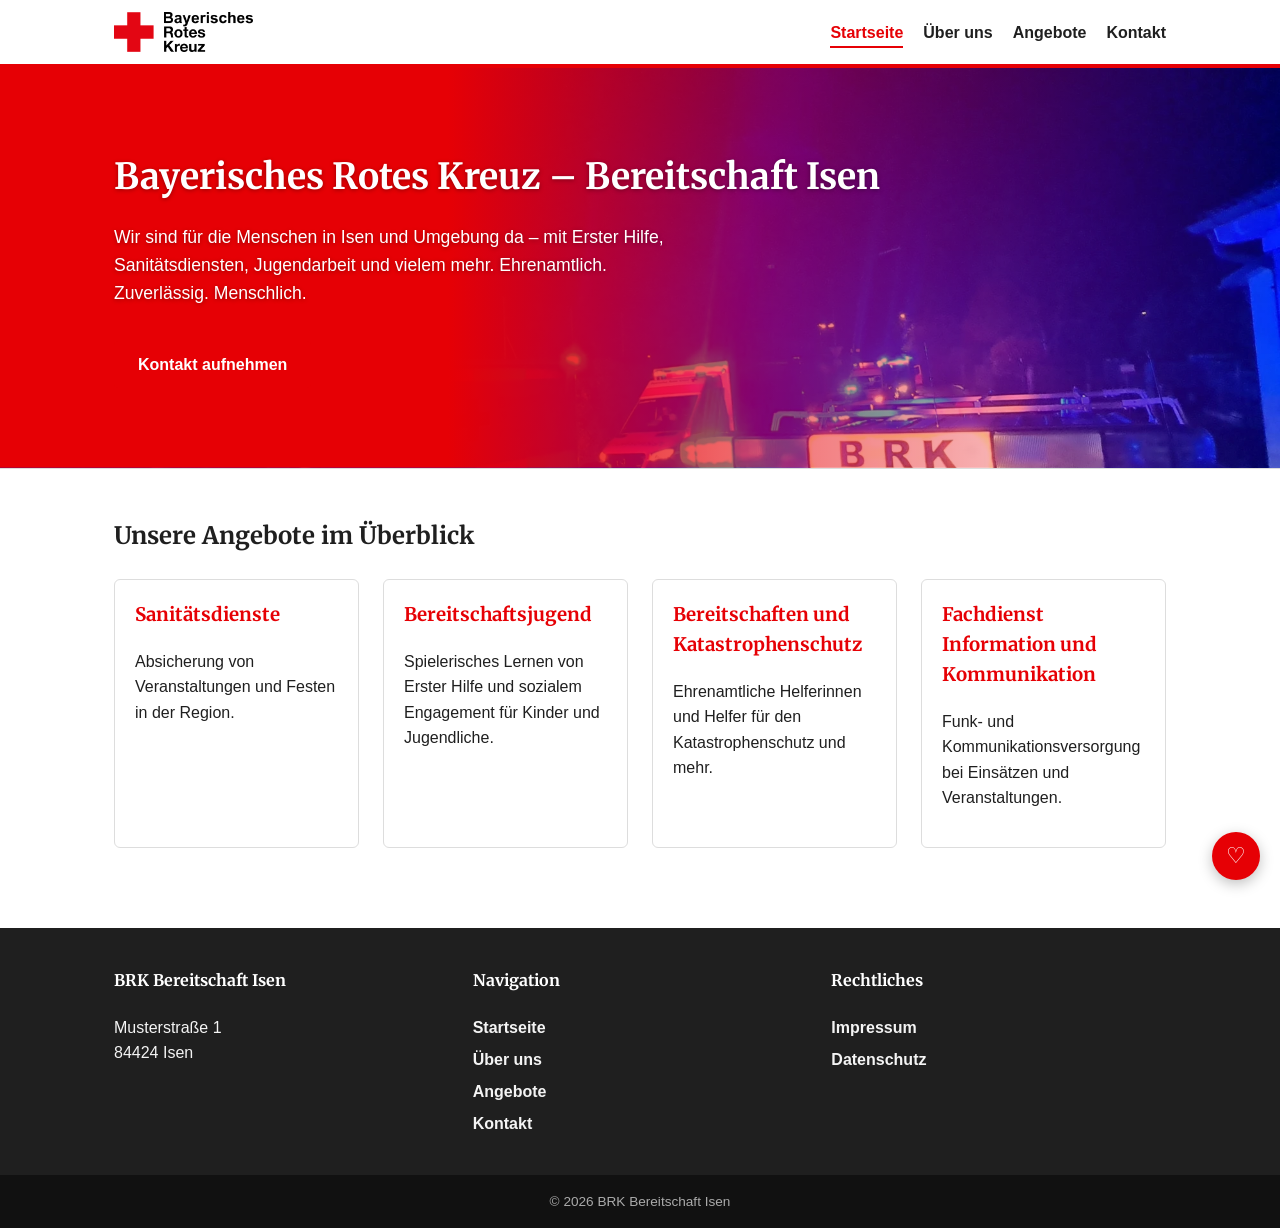
<file: index.html>
<!DOCTYPE html>
<html lang="de">
<head>
  <meta charset="UTF-8" />
  <meta name="viewport" content="width=device-width, initial-scale=1.0" />
  <title>BRK Isen – Startseite</title>
  <meta name="description" content="Willkommen beim Bayerischen Roten Kreuz, Bereitschaft Isen. Informationen zu unseren Angeboten, Aktuellem und Kontaktmöglichkeiten." />
  <link rel="preconnect" href="https://fonts.googleapis.com" />
  <link rel="preconnect" href="https://fonts.gstatic.com" crossorigin />
  <link href="https://fonts.googleapis.com/css2?family=Merriweather:wght@400;700;900&display=swap" rel="stylesheet" />
  <link rel="stylesheet" href="css/style.css" />
</head>
<body>
  <header class="site-header">
    <div class="container">
      <a href="index.html" class="brand">
        <img class="brand-logo" src="assets/img/brk-logo.webp" alt="Bayerisches Rotes Kreuz – Bereitschaft Isen" />
      </a>
      <button class="nav-toggle" aria-label="Menü öffnen" aria-expanded="false">&#9776;</button>
      <nav class="main-nav" aria-label="Hauptnavigation">
        <ul>
          <li><a href="index.html" aria-current="page">Startseite</a></li>
          <li><a href="ueber-uns.html">Über uns</a></li>
          <li><a href="angebote.html">Angebote</a></li>
          <li><a href="kontakt.html">Kontakt</a></li>
        </ul>
      </nav>
    </div>
  </header>

  <main>
    <section class="hero">
      <div class="container">
        <h1>Bayerisches Rotes Kreuz – Bereitschaft Isen</h1>
        <p>Wir sind für die Menschen in Isen und Umgebung da – mit Erster Hilfe, Sanitätsdiensten, Jugendarbeit und vielem mehr. Ehrenamtlich. Zuverlässig. Menschlich.</p>
        <a class="btn btn-primary" href="kontakt.html">Kontakt aufnehmen</a>
      </div>
    </section>

    <section>
      <div class="container">
        <h2 class="section-title">Unsere Angebote im Überblick</h2>
        <div class="card-grid">
          <div class="card">
            <h3>Sanitätsdienste</h3>
            <p>Absicherung von Veranstaltungen und Festen in der Region.</p>
          </div>
          <div class="card">
            <h3>Bereitschaftsjugend</h3>
            <p>Spielerisches Lernen von Erster Hilfe und sozialem Engagement für Kinder und Jugendliche.</p>
          </div>
          <div class="card">
            <h3>Bereitschaften und Katastrophenschutz</h3>
            <p>Ehrenamtliche Helferinnen und Helfer für den Katastrophenschutz und mehr.</p>
          </div>
          <div class="card">
            <h3>Fachdienst Information und Kommunikation</h3>
            <p>Funk- und Kommunikationsversorgung bei Einsätzen und Veranstaltungen.</p>
          </div>
        </div>
      </div>
    </section>

  </main>

  <footer class="site-footer">
    <div class="container">
      <div>
        <h4>BRK Bereitschaft Isen</h4>
        <p>Musterstraße 1<br />84424 Isen</p>
      </div>
      <div>
        <h4>Navigation</h4>
        <ul>
          <li><a href="index.html">Startseite</a></li>
          <li><a href="ueber-uns.html">Über uns</a></li>
          <li><a href="angebote.html">Angebote</a></li>
          <li><a href="kontakt.html">Kontakt</a></li>
        </ul>
      </div>
      <div>
        <h4>Rechtliches</h4>
        <ul>
          <li><a href="impressum.html">Impressum</a></li>
          <li><a href="datenschutz.html">Datenschutz</a></li>
        </ul>
      </div>
    </div>
    <div class="footer-bottom">
      &copy; <span data-current-year>2026</span> BRK Bereitschaft Isen
    </div>
  </footer>

  <div class="donate-flyout">
    <button type="button" class="donate-toggle" aria-expanded="false" aria-controls="donate-panel">
      <span aria-hidden="true">&#9825;</span>
      <span class="sr-only">Spenden</span>
    </button>
    <div class="donate-panel" id="donate-panel" hidden>
      <p>Unterstützen Sie unsere ehrenamtliche Arbeit.</p>
      <a class="btn btn-primary" href="https://www.paypal.com/donate/?hosted_button_id=E8Y52CV9GP7BU&amp;source=qr" target="_blank" rel="noopener noreferrer">Jetzt spenden</a>
    </div>
  </div>

  <script src="js/main.js"></script>
</body>
</html>
</file>
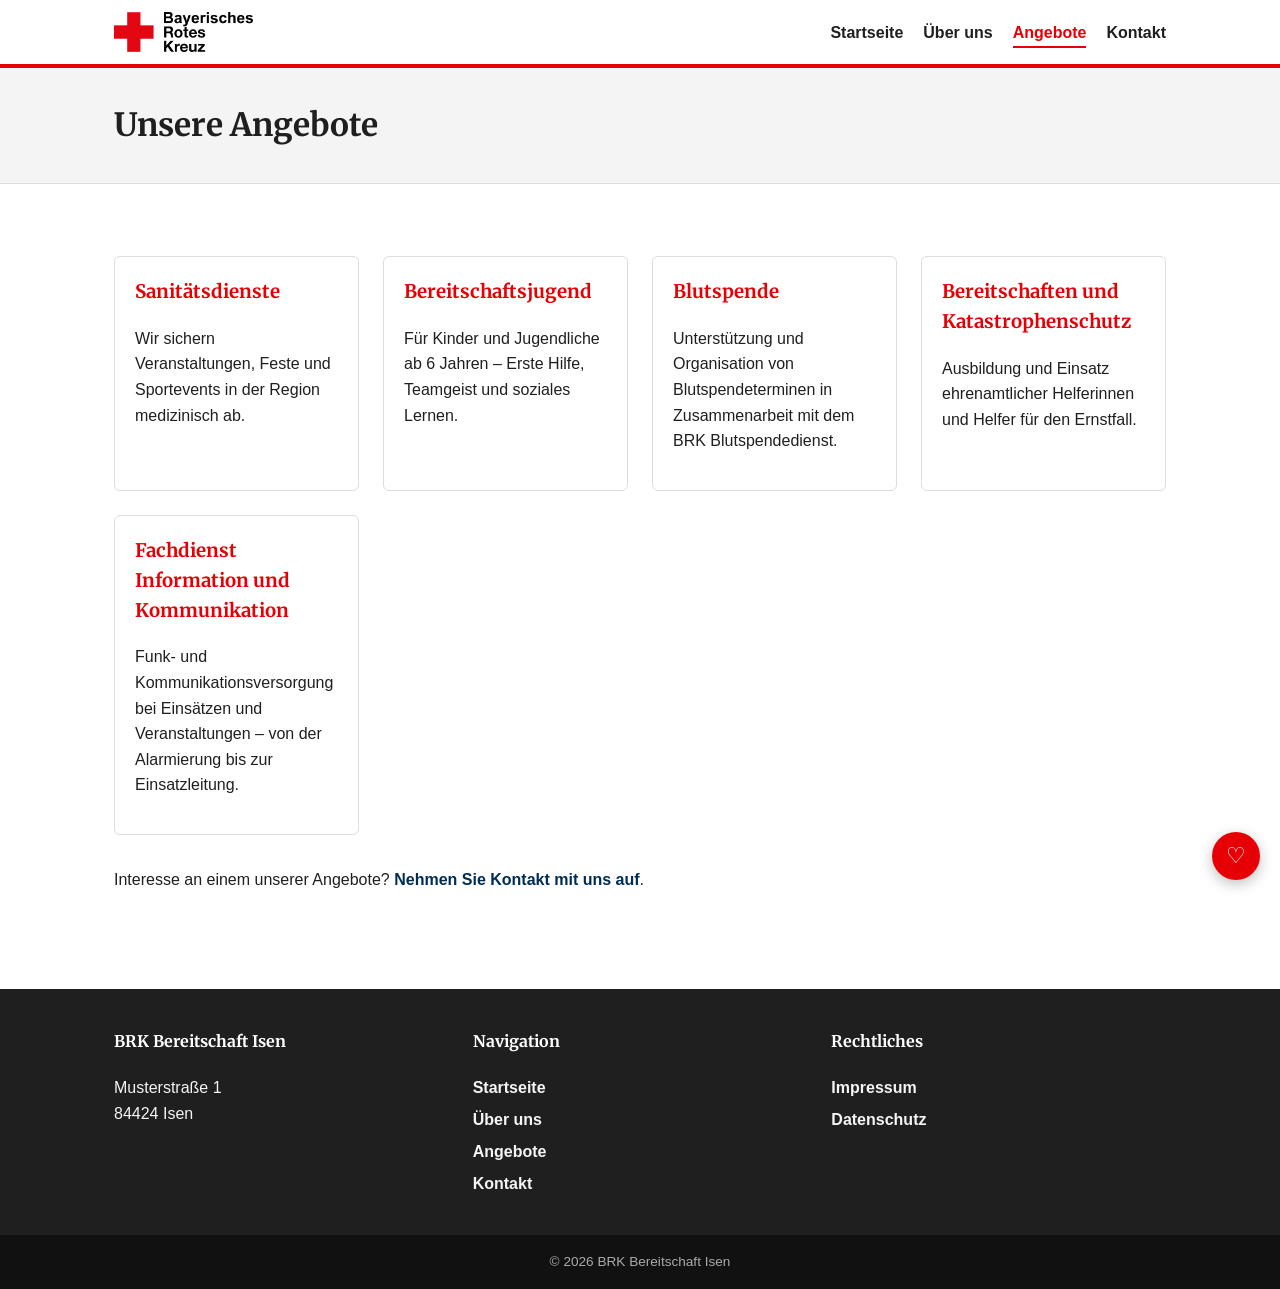
<file: angebote.html>
<!DOCTYPE html>
<html lang="de">
<head>
  <meta charset="UTF-8" />
  <meta name="viewport" content="width=device-width, initial-scale=1.0" />
  <title>Angebote – BRK Isen</title>
  <meta name="description" content="Alle Angebote der BRK Bereitschaft Isen: Sanitätsdienste, Bereitschaftsjugend und mehr." />
  <link rel="preconnect" href="https://fonts.googleapis.com" />
  <link rel="preconnect" href="https://fonts.gstatic.com" crossorigin />
  <link href="https://fonts.googleapis.com/css2?family=Merriweather:wght@400;700;900&display=swap" rel="stylesheet" />
  <link rel="stylesheet" href="css/style.css" />
</head>
<body>
  <header class="site-header">
    <div class="container">
      <a href="index.html" class="brand">
        <img class="brand-logo" src="assets/img/brk-logo.webp" alt="Bayerisches Rotes Kreuz – Bereitschaft Isen" />
      </a>
      <button class="nav-toggle" aria-label="Menü öffnen" aria-expanded="false">&#9776;</button>
      <nav class="main-nav" aria-label="Hauptnavigation">
        <ul>
          <li><a href="index.html">Startseite</a></li>
          <li><a href="ueber-uns.html">Über uns</a></li>
          <li><a href="angebote.html" aria-current="page">Angebote</a></li>
          <li><a href="kontakt.html">Kontakt</a></li>
        </ul>
      </nav>
    </div>
  </header>

  <div class="page-header">
    <div class="container">
      <h1>Unsere Angebote</h1>
    </div>
  </div>

  <main>
    <section>
      <div class="container">
        <div class="card-grid">
          <div class="card">
            <h3>Sanitätsdienste</h3>
            <p>Wir sichern Veranstaltungen, Feste und Sportevents in der Region medizinisch ab.</p>
          </div>
          <div class="card">
            <h3>Bereitschaftsjugend</h3>
            <p>Für Kinder und Jugendliche ab 6 Jahren – Erste Hilfe, Teamgeist und soziales Lernen.</p>
          </div>
          <div class="card">
            <h3>Blutspende</h3>
            <p>Unterstützung und Organisation von Blutspendeterminen in Zusammenarbeit mit dem BRK Blutspendedienst.</p>
          </div>
          <div class="card">
            <h3>Bereitschaften und Katastrophenschutz</h3>
            <p>Ausbildung und Einsatz ehrenamtlicher Helferinnen und Helfer für den Ernstfall.</p>
          </div>
          <div class="card">
            <h3>Fachdienst Information und Kommunikation</h3>
            <p>Funk- und Kommunikationsversorgung bei Einsätzen und Veranstaltungen – von der Alarmierung bis zur Einsatzleitung.</p>
          </div>
        </div>
        <p style="margin-top: 2rem;">
          Interesse an einem unserer Angebote? <a href="kontakt.html">Nehmen Sie Kontakt mit uns auf</a>.
        </p>
      </div>
    </section>
  </main>

  <footer class="site-footer">
    <div class="container">
      <div>
        <h4>BRK Bereitschaft Isen</h4>
        <p>Musterstraße 1<br />84424 Isen</p>
      </div>
      <div>
        <h4>Navigation</h4>
        <ul>
          <li><a href="index.html">Startseite</a></li>
          <li><a href="ueber-uns.html">Über uns</a></li>
          <li><a href="angebote.html">Angebote</a></li>
          <li><a href="kontakt.html">Kontakt</a></li>
        </ul>
      </div>
      <div>
        <h4>Rechtliches</h4>
        <ul>
          <li><a href="impressum.html">Impressum</a></li>
          <li><a href="datenschutz.html">Datenschutz</a></li>
        </ul>
      </div>
    </div>
    <div class="footer-bottom">
      &copy; <span data-current-year>2026</span> BRK Bereitschaft Isen
    </div>
  </footer>

  <div class="donate-flyout">
    <button type="button" class="donate-toggle" aria-expanded="false" aria-controls="donate-panel">
      <span aria-hidden="true">&#9825;</span>
      <span class="sr-only">Spenden</span>
    </button>
    <div class="donate-panel" id="donate-panel" hidden>
      <p>Unterstützen Sie unsere ehrenamtliche Arbeit.</p>
      <a class="btn btn-primary" href="https://www.paypal.com/donate/?hosted_button_id=E8Y52CV9GP7BU&amp;source=qr" target="_blank" rel="noopener noreferrer">Jetzt spenden</a>
    </div>
  </div>

  <script src="js/main.js"></script>
</body>
</html>
</file>
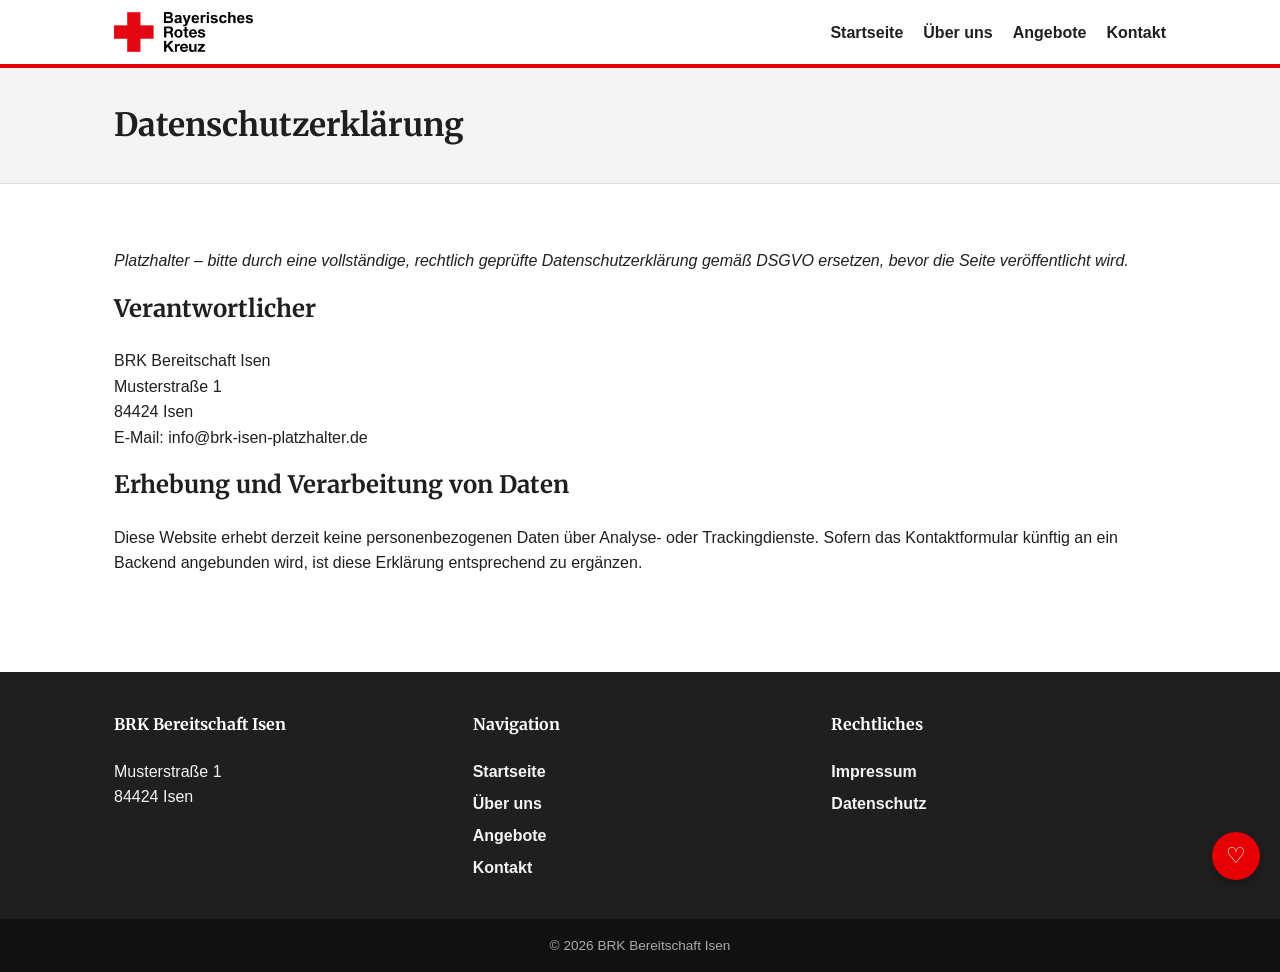
<file: datenschutz.html>
<!DOCTYPE html>
<html lang="de">
<head>
  <meta charset="UTF-8" />
  <meta name="viewport" content="width=device-width, initial-scale=1.0" />
  <title>Datenschutz – BRK Isen</title>
  <meta name="description" content="Datenschutzerklärung der BRK Bereitschaft Isen." />
  <link rel="preconnect" href="https://fonts.googleapis.com" />
  <link rel="preconnect" href="https://fonts.gstatic.com" crossorigin />
  <link href="https://fonts.googleapis.com/css2?family=Merriweather:wght@400;700;900&display=swap" rel="stylesheet" />
  <link rel="stylesheet" href="css/style.css" />
</head>
<body>
  <header class="site-header">
    <div class="container">
      <a href="index.html" class="brand">
        <img class="brand-logo" src="assets/img/brk-logo.webp" alt="Bayerisches Rotes Kreuz – Bereitschaft Isen" />
      </a>
      <button class="nav-toggle" aria-label="Menü öffnen" aria-expanded="false">&#9776;</button>
      <nav class="main-nav" aria-label="Hauptnavigation">
        <ul>
          <li><a href="index.html">Startseite</a></li>
          <li><a href="ueber-uns.html">Über uns</a></li>
          <li><a href="angebote.html">Angebote</a></li>
          <li><a href="kontakt.html">Kontakt</a></li>
        </ul>
      </nav>
    </div>
  </header>

  <div class="page-header">
    <div class="container">
      <h1>Datenschutzerklärung</h1>
    </div>
  </div>

  <main>
    <section>
      <div class="container">
        <p>
          <em>Platzhalter – bitte durch eine vollständige, rechtlich geprüfte Datenschutzerklärung
          gemäß DSGVO ersetzen, bevor die Seite veröffentlicht wird.</em>
        </p>
        <h2 class="section-title">Verantwortlicher</h2>
        <p>
          BRK Bereitschaft Isen<br />
          Musterstraße 1<br />
          84424 Isen<br />
          E-Mail: info@brk-isen-platzhalter.de
        </p>
        <h2 class="section-title">Erhebung und Verarbeitung von Daten</h2>
        <p>
          Diese Website erhebt derzeit keine personenbezogenen Daten über Analyse- oder
          Trackingdienste. Sofern das Kontaktformular künftig an ein Backend angebunden wird,
          ist diese Erklärung entsprechend zu ergänzen.
        </p>
      </div>
    </section>
  </main>

  <footer class="site-footer">
    <div class="container">
      <div>
        <h4>BRK Bereitschaft Isen</h4>
        <p>Musterstraße 1<br />84424 Isen</p>
      </div>
      <div>
        <h4>Navigation</h4>
        <ul>
          <li><a href="index.html">Startseite</a></li>
          <li><a href="ueber-uns.html">Über uns</a></li>
          <li><a href="angebote.html">Angebote</a></li>
          <li><a href="kontakt.html">Kontakt</a></li>
        </ul>
      </div>
      <div>
        <h4>Rechtliches</h4>
        <ul>
          <li><a href="impressum.html">Impressum</a></li>
          <li><a href="datenschutz.html">Datenschutz</a></li>
        </ul>
      </div>
    </div>
    <div class="footer-bottom">
      &copy; <span data-current-year>2026</span> BRK Bereitschaft Isen
    </div>
  </footer>

  <div class="donate-flyout">
    <button type="button" class="donate-toggle" aria-expanded="false" aria-controls="donate-panel">
      <span aria-hidden="true">&#9825;</span>
      <span class="sr-only">Spenden</span>
    </button>
    <div class="donate-panel" id="donate-panel" hidden>
      <p>Unterstützen Sie unsere ehrenamtliche Arbeit.</p>
      <a class="btn btn-primary" href="https://www.paypal.com/donate/?hosted_button_id=E8Y52CV9GP7BU&amp;source=qr" target="_blank" rel="noopener noreferrer">Jetzt spenden</a>
    </div>
  </div>

  <script src="js/main.js"></script>
</body>
</html>
</file>
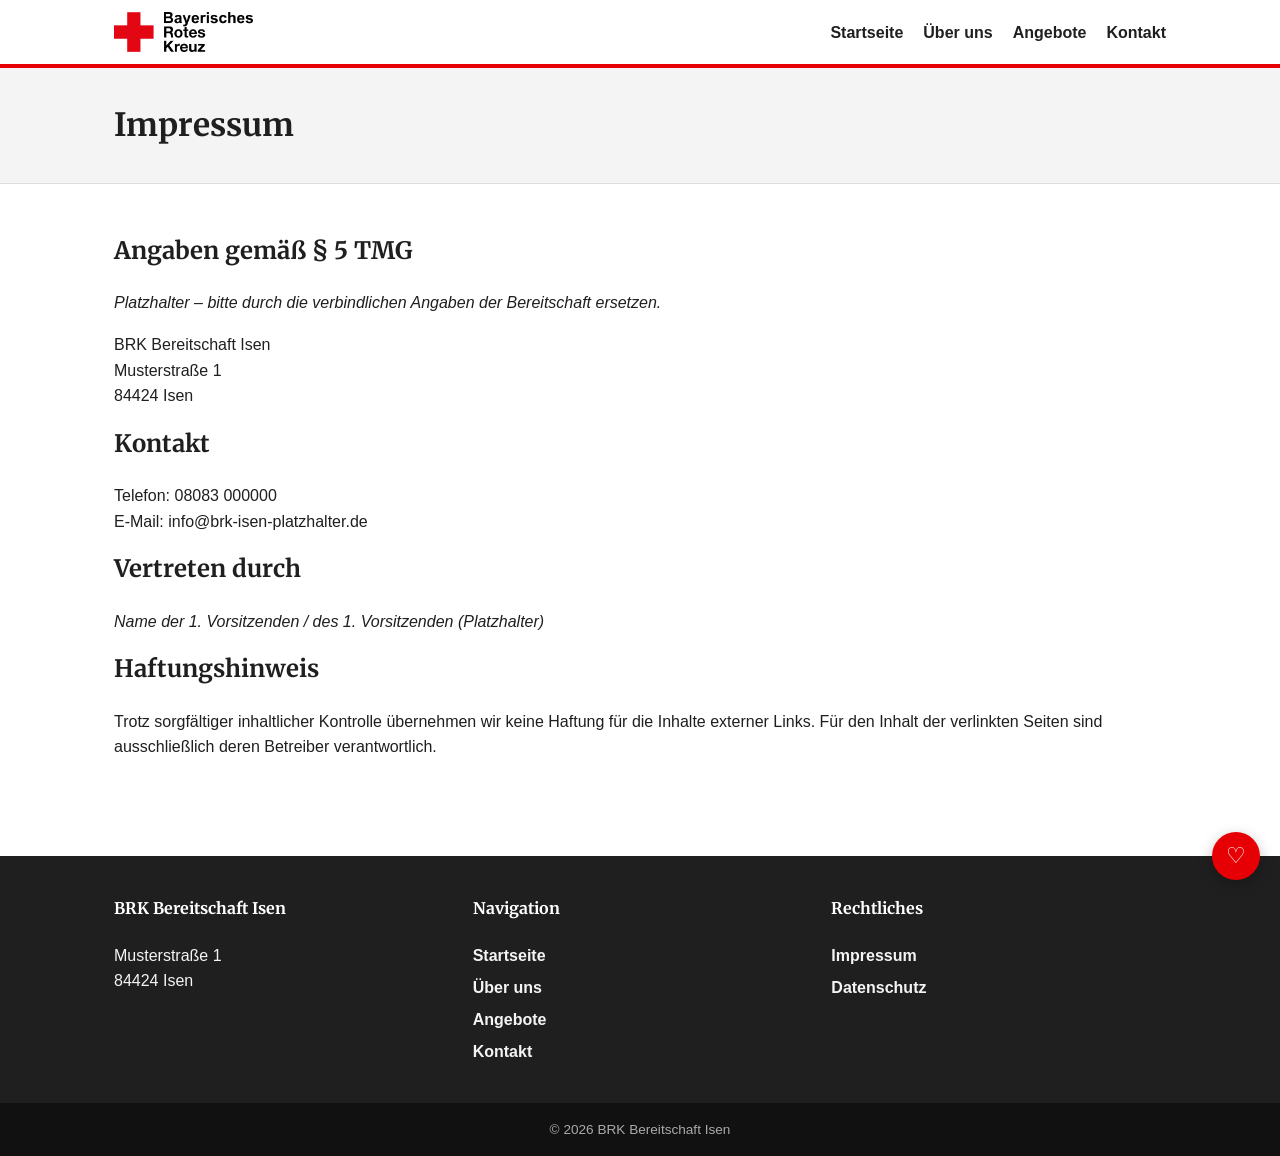
<file: impressum.html>
<!DOCTYPE html>
<html lang="de">
<head>
  <meta charset="UTF-8" />
  <meta name="viewport" content="width=device-width, initial-scale=1.0" />
  <title>Impressum – BRK Isen</title>
  <meta name="description" content="Impressum der BRK Bereitschaft Isen." />
  <link rel="preconnect" href="https://fonts.googleapis.com" />
  <link rel="preconnect" href="https://fonts.gstatic.com" crossorigin />
  <link href="https://fonts.googleapis.com/css2?family=Merriweather:wght@400;700;900&display=swap" rel="stylesheet" />
  <link rel="stylesheet" href="css/style.css" />
</head>
<body>
  <header class="site-header">
    <div class="container">
      <a href="index.html" class="brand">
        <img class="brand-logo" src="assets/img/brk-logo.webp" alt="Bayerisches Rotes Kreuz – Bereitschaft Isen" />
      </a>
      <button class="nav-toggle" aria-label="Menü öffnen" aria-expanded="false">&#9776;</button>
      <nav class="main-nav" aria-label="Hauptnavigation">
        <ul>
          <li><a href="index.html">Startseite</a></li>
          <li><a href="ueber-uns.html">Über uns</a></li>
          <li><a href="angebote.html">Angebote</a></li>
          <li><a href="kontakt.html">Kontakt</a></li>
        </ul>
      </nav>
    </div>
  </header>

  <div class="page-header">
    <div class="container">
      <h1>Impressum</h1>
    </div>
  </div>

  <main>
    <section>
      <div class="container">
        <h2 class="section-title">Angaben gemäß § 5 TMG</h2>
        <p>
          <em>Platzhalter – bitte durch die verbindlichen Angaben der Bereitschaft ersetzen.</em>
        </p>
        <p>
          BRK Bereitschaft Isen<br />
          Musterstraße 1<br />
          84424 Isen
        </p>
        <h2 class="section-title">Kontakt</h2>
        <p>
          Telefon: 08083 000000<br />
          E-Mail: info@brk-isen-platzhalter.de
        </p>
        <h2 class="section-title">Vertreten durch</h2>
        <p><em>Name der 1. Vorsitzenden / des 1. Vorsitzenden (Platzhalter)</em></p>
        <h2 class="section-title">Haftungshinweis</h2>
        <p>
          Trotz sorgfältiger inhaltlicher Kontrolle übernehmen wir keine Haftung für die Inhalte
          externer Links. Für den Inhalt der verlinkten Seiten sind ausschließlich deren Betreiber
          verantwortlich.
        </p>
      </div>
    </section>
  </main>

  <footer class="site-footer">
    <div class="container">
      <div>
        <h4>BRK Bereitschaft Isen</h4>
        <p>Musterstraße 1<br />84424 Isen</p>
      </div>
      <div>
        <h4>Navigation</h4>
        <ul>
          <li><a href="index.html">Startseite</a></li>
          <li><a href="ueber-uns.html">Über uns</a></li>
          <li><a href="angebote.html">Angebote</a></li>
          <li><a href="kontakt.html">Kontakt</a></li>
        </ul>
      </div>
      <div>
        <h4>Rechtliches</h4>
        <ul>
          <li><a href="impressum.html">Impressum</a></li>
          <li><a href="datenschutz.html">Datenschutz</a></li>
        </ul>
      </div>
    </div>
    <div class="footer-bottom">
      &copy; <span data-current-year>2026</span> BRK Bereitschaft Isen
    </div>
  </footer>

  <div class="donate-flyout">
    <button type="button" class="donate-toggle" aria-expanded="false" aria-controls="donate-panel">
      <span aria-hidden="true">&#9825;</span>
      <span class="sr-only">Spenden</span>
    </button>
    <div class="donate-panel" id="donate-panel" hidden>
      <p>Unterstützen Sie unsere ehrenamtliche Arbeit.</p>
      <a class="btn btn-primary" href="https://www.paypal.com/donate/?hosted_button_id=E8Y52CV9GP7BU&amp;source=qr" target="_blank" rel="noopener noreferrer">Jetzt spenden</a>
    </div>
  </div>

  <script src="js/main.js"></script>
</body>
</html>
</file>
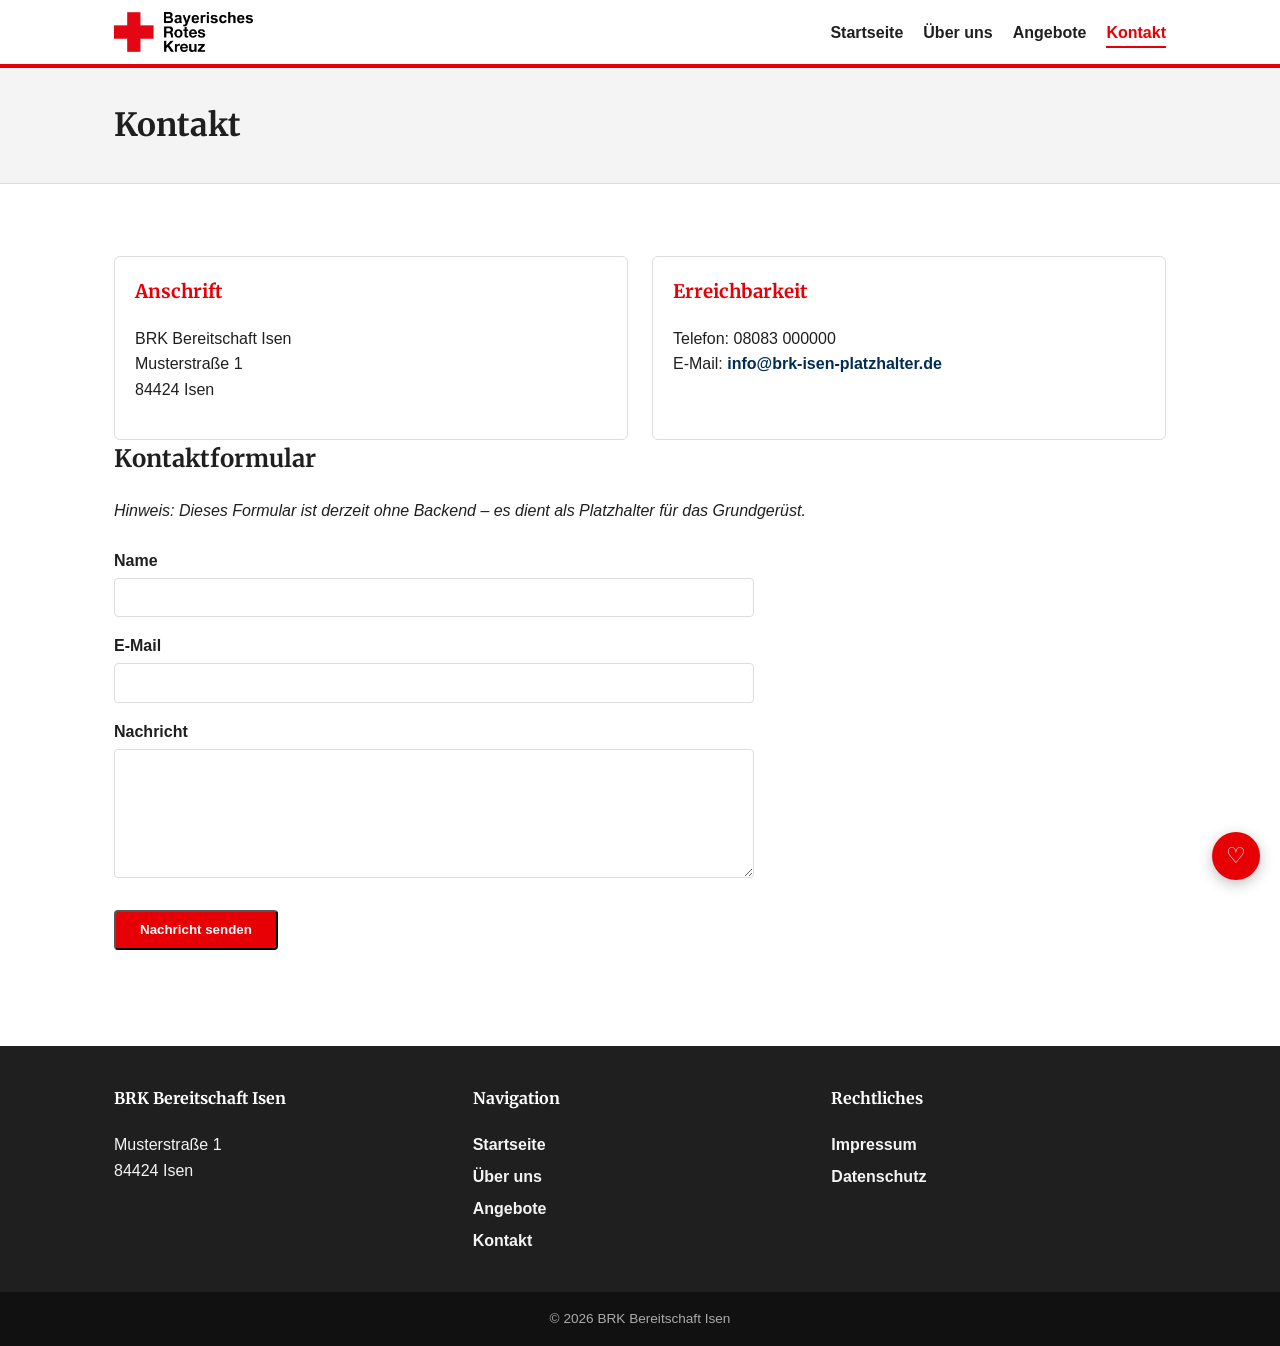
<file: kontakt.html>
<!DOCTYPE html>
<html lang="de">
<head>
  <meta charset="UTF-8" />
  <meta name="viewport" content="width=device-width, initial-scale=1.0" />
  <title>Kontakt – BRK Isen</title>
  <meta name="description" content="Kontaktieren Sie die BRK Bereitschaft Isen – Adresse, Ansprechpartner und Kontaktformular." />
  <link rel="preconnect" href="https://fonts.googleapis.com" />
  <link rel="preconnect" href="https://fonts.gstatic.com" crossorigin />
  <link href="https://fonts.googleapis.com/css2?family=Merriweather:wght@400;700;900&display=swap" rel="stylesheet" />
  <link rel="stylesheet" href="css/style.css" />
</head>
<body>
  <header class="site-header">
    <div class="container">
      <a href="index.html" class="brand">
        <img class="brand-logo" src="assets/img/brk-logo.webp" alt="Bayerisches Rotes Kreuz – Bereitschaft Isen" />
      </a>
      <button class="nav-toggle" aria-label="Menü öffnen" aria-expanded="false">&#9776;</button>
      <nav class="main-nav" aria-label="Hauptnavigation">
        <ul>
          <li><a href="index.html">Startseite</a></li>
          <li><a href="ueber-uns.html">Über uns</a></li>
          <li><a href="angebote.html">Angebote</a></li>
          <li><a href="kontakt.html" aria-current="page">Kontakt</a></li>
        </ul>
      </nav>
    </div>
  </header>

  <div class="page-header">
    <div class="container">
      <h1>Kontakt</h1>
    </div>
  </div>

  <main>
    <section>
      <div class="container">
        <div class="card-grid">
          <div class="card">
            <h3>Anschrift</h3>
            <p>
              BRK Bereitschaft Isen<br />
              Musterstraße 1<br />
              84424 Isen
            </p>
          </div>
          <div class="card">
            <h3>Erreichbarkeit</h3>
            <p>
              Telefon: 08083 000000<br />
              E-Mail: <a href="mailto:info@brk-isen-platzhalter.de">info@brk-isen-platzhalter.de</a>
            </p>
          </div>
        </div>

        <h2 class="section-title">Kontaktformular</h2>
        <p><em>Hinweis: Dieses Formular ist derzeit ohne Backend – es dient als Platzhalter für das Grundgerüst.</em></p>
        <form id="contact-form">
          <label for="name">Name</label>
          <input type="text" id="name" name="name" required />

          <label for="email">E-Mail</label>
          <input type="email" id="email" name="email" required />

          <label for="message">Nachricht</label>
          <textarea id="message" name="message" rows="6" required></textarea>

          <button type="submit" class="btn btn-primary" style="margin-top: 1.5rem;">Nachricht senden</button>
        </form>
        <p id="form-status" role="status"></p>
      </div>
    </section>
  </main>

  <footer class="site-footer">
    <div class="container">
      <div>
        <h4>BRK Bereitschaft Isen</h4>
        <p>Musterstraße 1<br />84424 Isen</p>
      </div>
      <div>
        <h4>Navigation</h4>
        <ul>
          <li><a href="index.html">Startseite</a></li>
          <li><a href="ueber-uns.html">Über uns</a></li>
          <li><a href="angebote.html">Angebote</a></li>
          <li><a href="kontakt.html">Kontakt</a></li>
        </ul>
      </div>
      <div>
        <h4>Rechtliches</h4>
        <ul>
          <li><a href="impressum.html">Impressum</a></li>
          <li><a href="datenschutz.html">Datenschutz</a></li>
        </ul>
      </div>
    </div>
    <div class="footer-bottom">
      &copy; <span data-current-year>2026</span> BRK Bereitschaft Isen
    </div>
  </footer>

  <div class="donate-flyout">
    <button type="button" class="donate-toggle" aria-expanded="false" aria-controls="donate-panel">
      <span aria-hidden="true">&#9825;</span>
      <span class="sr-only">Spenden</span>
    </button>
    <div class="donate-panel" id="donate-panel" hidden>
      <p>Unterstützen Sie unsere ehrenamtliche Arbeit.</p>
      <a class="btn btn-primary" href="https://www.paypal.com/donate/?hosted_button_id=E8Y52CV9GP7BU&amp;source=qr" target="_blank" rel="noopener noreferrer">Jetzt spenden</a>
    </div>
  </div>

  <script src="js/main.js"></script>
  <script>
    var form = document.getElementById("contact-form");
    var status = document.getElementById("form-status");
    if (form) {
      form.addEventListener("submit", function (event) {
        event.preventDefault();
        status.textContent = "Danke! Dieses Formular ist im Grundgerüst noch nicht an ein Backend angebunden.";
      });
    }
  </script>
</body>
</html>
</file>
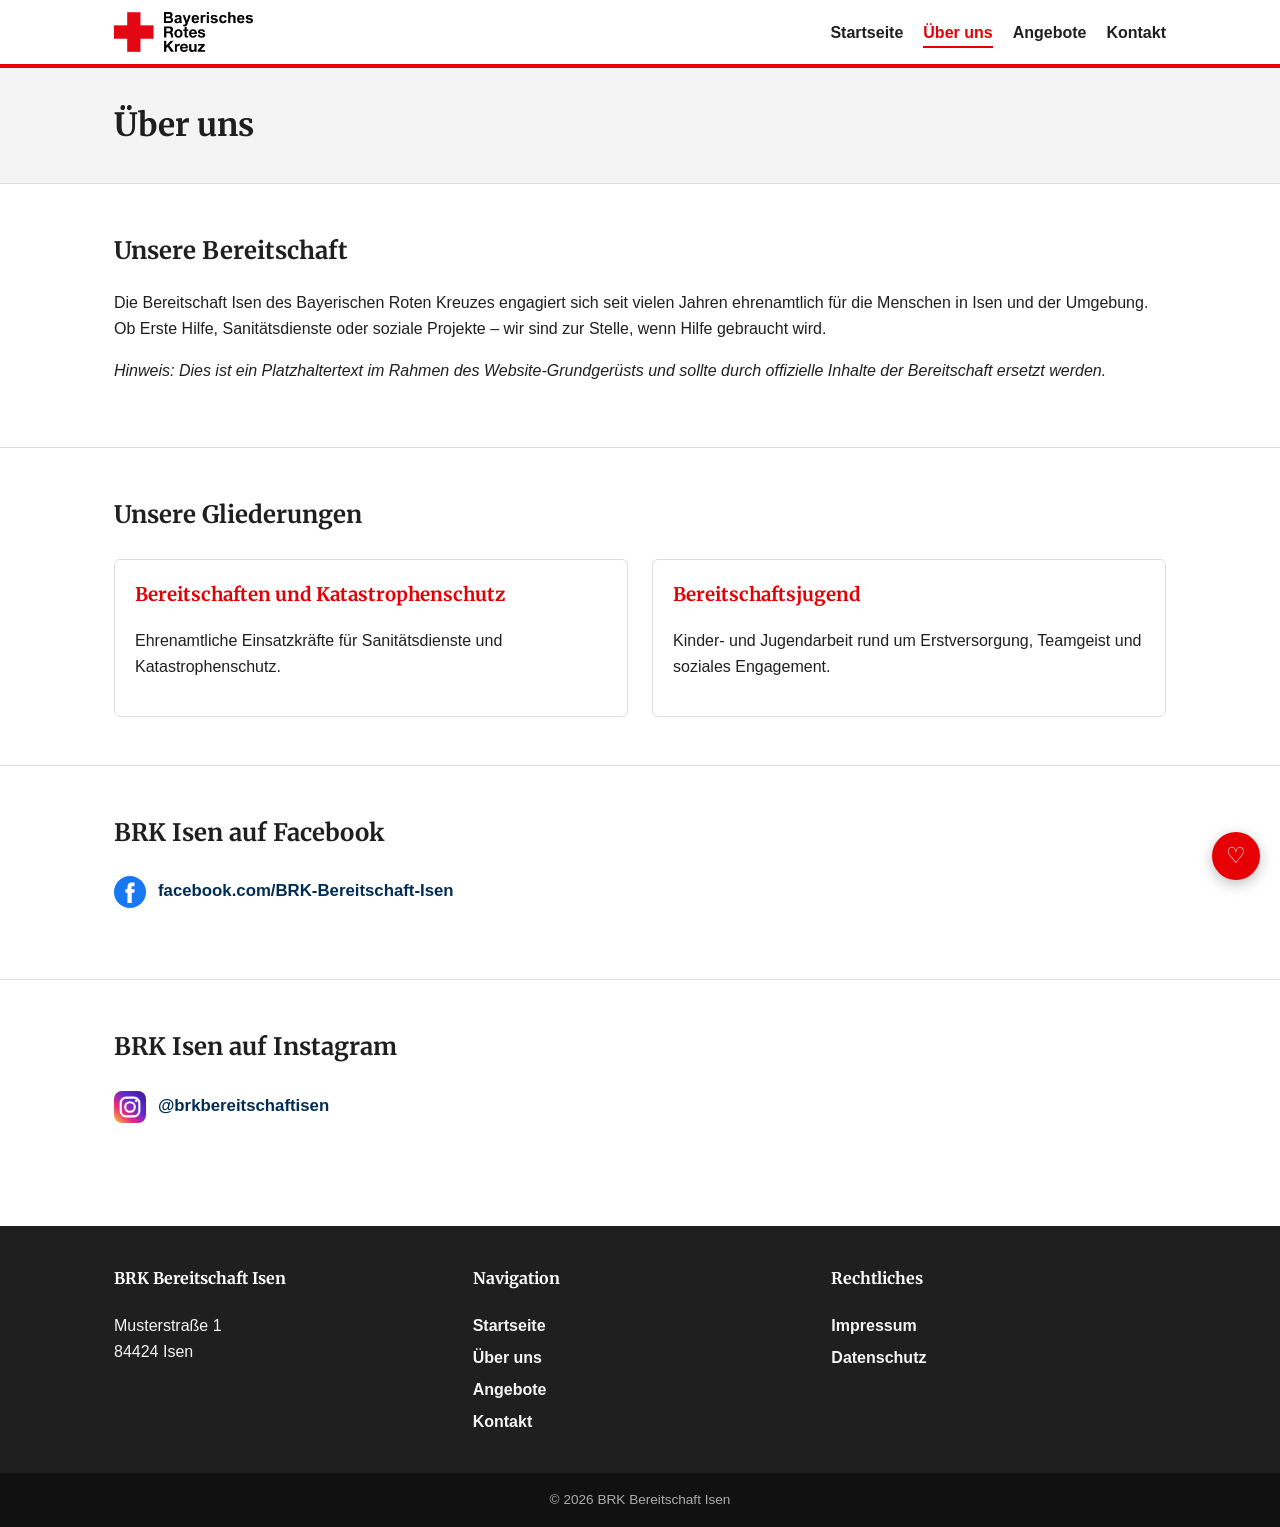
<file: ueber-uns.html>
<!DOCTYPE html>
<html lang="de">
<head>
  <meta charset="UTF-8" />
  <meta name="viewport" content="width=device-width, initial-scale=1.0" />
  <title>Über uns – BRK Isen</title>
  <meta name="description" content="Erfahren Sie mehr über die Bereitschaft Isen des Bayerischen Roten Kreuzes: Geschichte, Aufgaben und unser Team." />
  <link rel="preconnect" href="https://fonts.googleapis.com" />
  <link rel="preconnect" href="https://fonts.gstatic.com" crossorigin />
  <link href="https://fonts.googleapis.com/css2?family=Merriweather:wght@400;700;900&display=swap" rel="stylesheet" />
  <link rel="stylesheet" href="css/style.css" />
</head>
<body>
  <header class="site-header">
    <div class="container">
      <a href="index.html" class="brand">
        <img class="brand-logo" src="assets/img/brk-logo.webp" alt="Bayerisches Rotes Kreuz – Bereitschaft Isen" />
      </a>
      <button class="nav-toggle" aria-label="Menü öffnen" aria-expanded="false">&#9776;</button>
      <nav class="main-nav" aria-label="Hauptnavigation">
        <ul>
          <li><a href="index.html">Startseite</a></li>
          <li><a href="ueber-uns.html" aria-current="page">Über uns</a></li>
          <li><a href="angebote.html">Angebote</a></li>
          <li><a href="kontakt.html">Kontakt</a></li>
        </ul>
      </nav>
    </div>
  </header>

  <div class="page-header">
    <div class="container">
      <h1>Über uns</h1>
    </div>
  </div>

  <main>
    <section>
      <div class="container">
        <h2 class="section-title">Unsere Bereitschaft</h2>
        <p>
          Die Bereitschaft Isen des Bayerischen Roten Kreuzes engagiert sich seit vielen Jahren
          ehrenamtlich für die Menschen in Isen und der Umgebung. Ob Erste Hilfe, Sanitätsdienste
          oder soziale Projekte – wir sind zur Stelle, wenn Hilfe gebraucht wird.
        </p>
        <p>
          <em>Hinweis: Dies ist ein Platzhaltertext im Rahmen des Website-Grundgerüsts und
          sollte durch offizielle Inhalte der Bereitschaft ersetzt werden.</em>
        </p>
      </div>
    </section>

    <section>
      <div class="container">
        <h2 class="section-title">Unsere Gliederungen</h2>
        <div class="card-grid">
          <div class="card">
            <h3>Bereitschaften und Katastrophenschutz</h3>
            <p>Ehrenamtliche Einsatzkräfte für Sanitätsdienste und Katastrophenschutz.</p>
          </div>
          <div class="card">
            <h3>Bereitschaftsjugend</h3>
            <p>Kinder- und Jugendarbeit rund um Erstversorgung, Teamgeist und soziales Engagement.</p>
          </div>
        </div>
      </div>
    </section>

    <section>
      <div class="container">
        <h2 class="section-title">BRK Isen auf Facebook</h2>
        <p class="social-link">
          <a href="https://www.facebook.com/p/BRK-Bereitschaft-Isen-100064800098196/" target="_blank" rel="noopener noreferrer">
            <svg class="social-icon" viewBox="0 0 24 24" aria-hidden="true" focusable="false">
              <circle cx="12" cy="12" r="12" fill="#1877F2" />
              <path d="M15.4 12.6h-2.1v7.7h-3.2v-7.7H8.6V9.9h1.5V8.3c0-2 .9-3.4 3.3-3.4h2v2.7h-1.3c-.9 0-1 .3-1 .9v1.4h2.4l-.3 2.7z" fill="#fff" />
            </svg>
            <span>facebook.com/BRK-Bereitschaft-Isen</span>
          </a>
        </p>
      </div>
    </section>

    <section>
      <div class="container">
        <h2 class="section-title">BRK Isen auf Instagram</h2>
        <p class="social-link">
          <a href="https://www.instagram.com/brkbereitschaftisen/" target="_blank" rel="noopener noreferrer">
            <svg class="social-icon" viewBox="0 0 24 24" aria-hidden="true" focusable="false">
              <defs>
                <linearGradient id="ig-gradient-ueberuns" x1="0%" y1="100%" x2="100%" y2="0%">
                  <stop offset="0%" stop-color="#f9ce34" />
                  <stop offset="30%" stop-color="#ee2a7b" />
                  <stop offset="60%" stop-color="#6228d7" />
                  <stop offset="100%" stop-color="#3c1a8f" />
                </linearGradient>
              </defs>
              <rect width="24" height="24" rx="6" fill="url(#ig-gradient-ueberuns)" />
              <rect x="5" y="5" width="14" height="14" rx="4" fill="none" stroke="#fff" stroke-width="1.6" />
              <circle cx="12" cy="12" r="3.6" fill="none" stroke="#fff" stroke-width="1.6" />
              <circle cx="16.6" cy="7.4" r="1" fill="#fff" />
            </svg>
            <span>@brkbereitschaftisen</span>
          </a>
        </p>
      </div>
    </section>
  </main>

  <footer class="site-footer">
    <div class="container">
      <div>
        <h4>BRK Bereitschaft Isen</h4>
        <p>Musterstraße 1<br />84424 Isen</p>
      </div>
      <div>
        <h4>Navigation</h4>
        <ul>
          <li><a href="index.html">Startseite</a></li>
          <li><a href="ueber-uns.html">Über uns</a></li>
          <li><a href="angebote.html">Angebote</a></li>
          <li><a href="kontakt.html">Kontakt</a></li>
        </ul>
      </div>
      <div>
        <h4>Rechtliches</h4>
        <ul>
          <li><a href="impressum.html">Impressum</a></li>
          <li><a href="datenschutz.html">Datenschutz</a></li>
        </ul>
      </div>
    </div>
    <div class="footer-bottom">
      &copy; <span data-current-year>2026</span> BRK Bereitschaft Isen
    </div>
  </footer>

  <div class="donate-flyout">
    <button type="button" class="donate-toggle" aria-expanded="false" aria-controls="donate-panel">
      <span aria-hidden="true">&#9825;</span>
      <span class="sr-only">Spenden</span>
    </button>
    <div class="donate-panel" id="donate-panel" hidden>
      <p>Unterstützen Sie unsere ehrenamtliche Arbeit.</p>
      <a class="btn btn-primary" href="https://www.paypal.com/donate/?hosted_button_id=E8Y52CV9GP7BU&amp;source=qr" target="_blank" rel="noopener noreferrer">Jetzt spenden</a>
    </div>
  </div>

  <script src="js/main.js"></script>
</body>
</html>
</file>
<file: css/style.css>
/* BRK Isen - Grundgerüst Stylesheet
   Farb- und Schrift-Tokens gemäß DRK-Corporate-Design, siehe
   docs/styleguide/tokens.md für Quellen und Belege. */

:root {
  /* Primärfarben (DRK-Rot, RGB 230/0/5 = #E60005, RAL 3020) */
  --color-red: #e60005;
  --color-red-dark: #b40004;
  --color-red-soft: #e46450; /* "weiches Rot" für Web laut Styleguide */

  /* Sekundärfarbe (DRK-Dunkelblau, RGB 0/45/85 = #002D55, RAL 5003) */
  --color-blue-dark: #002d55;

  --color-black: #000000;
  --color-dark: #1f1f1f;
  --color-gray: #555555;
  --color-light-gray: #f4f4f4;
  --color-border: #dddddd;
  --color-white: #ffffff;
  --max-width: 1100px;

  /* Schrift: Merriweather (Headlines) + Helvetica/Arial (Fließtext),
     siehe docs/styleguide/tokens.md */
  --font-heading: "Merriweather", Georgia, serif;
  --font-body: "Helvetica Neue", Helvetica, Arial, sans-serif;
}

* {
  box-sizing: border-box;
}

html {
  scroll-behavior: smooth;
}

body {
  margin: 0;
  font-family: var(--font-body);
  color: var(--color-dark);
  line-height: 1.6;
  background: var(--color-white);
}

h1,
h2,
h3,
h4,
h5,
h6 {
  font-family: var(--font-heading);
}

img {
  max-width: 100%;
  display: block;
}

/* Fließtext-Links: DRK-Dunkelblau, fett (Neue Helvetica Bold laut Styleguide) */
a {
  color: var(--color-blue-dark);
  font-weight: 700;
  text-decoration: none;
}

a:hover {
  text-decoration: underline;
}

.container {
  max-width: var(--max-width);
  margin: 0 auto;
  padding: 0 1.5rem;
}

/* Header */

.site-header {
  background: var(--color-white);
  border-bottom: 4px solid var(--color-red);
  position: sticky;
  top: 0;
  z-index: 100;
}

.site-header .container {
  display: flex;
  align-items: center;
  justify-content: space-between;
  padding-top: 0.75rem;
  padding-bottom: 0.75rem;
  flex-wrap: wrap;
  gap: 0.5rem;
}

.brand {
  display: flex;
  align-items: center;
  gap: 0.75rem;
  font-weight: bold;
  font-size: 1.25rem;
  color: var(--color-dark);
}

.brand:hover {
  text-decoration: none;
}

.brand-logo {
  height: 40px;
  width: auto;
  display: block;
}

.main-nav ul {
  display: flex;
  gap: 1.25rem;
  list-style: none;
  margin: 0;
  padding: 0;
  flex-wrap: wrap;
}

.main-nav a {
  color: var(--color-dark);
  font-weight: 600;
  padding: 0.35rem 0;
  border-bottom: 2px solid transparent;
}

.main-nav a:hover,
.main-nav a[aria-current="page"] {
  color: var(--color-red);
  border-bottom-color: var(--color-red);
  text-decoration: none;
}

/* Hero */

/* Hero-Hintergrundfoto: DRK-Rot faded von links (Textbereich, deckend)
   nach rechts (Foto sichtbar) über linear-gradient + Einsatzfoto. */
.hero {
  background-image: linear-gradient(
      90deg,
      var(--color-red) 0%,
      var(--color-red) 35%,
      rgba(230, 0, 5, 0.55) 60%,
      rgba(230, 0, 5, 0) 100%
    ),
    url("../assets/img/hero-einsatz.webp");
  background-size: cover;
  background-position: center;
  background-repeat: no-repeat;
  background-color: var(--color-red-dark);
  color: var(--color-white);
  padding: 5rem 0;
}

.hero h1 {
  margin: 0 0 0.75rem;
  font-size: 2.25rem;
  text-shadow: 0 1px 4px rgba(0, 0, 0, 0.35);
}

.hero p {
  max-width: 60ch;
  font-size: 1.1rem;
  text-shadow: 0 1px 4px rgba(0, 0, 0, 0.35);
}

.hero .btn {
  margin-top: 1rem;
}

/* Buttons */

.btn {
  display: inline-block;
  background: var(--color-white);
  color: var(--color-red) !important;
  font-weight: 700;
  padding: 0.65rem 1.5rem;
  border-radius: 4px;
  text-decoration: none !important;
}

.btn:hover {
  background: var(--color-light-gray);
}

.btn-primary {
  background: var(--color-red);
  color: var(--color-white) !important;
}

.btn-primary:hover {
  background: var(--color-red-dark);
}

/* Page header (non-home pages) */

.page-header {
  background: var(--color-light-gray);
  border-bottom: 1px solid var(--color-border);
  padding: 2rem 0;
}

.page-header h1 {
  margin: 0;
}

/* Main content sections */

main {
  min-height: 50vh;
}

section {
  padding: 3rem 0;
}

section + section {
  border-top: 1px solid var(--color-border);
}

.section-title {
  margin-top: 0;
}

.card-grid {
  display: grid;
  grid-template-columns: repeat(auto-fit, minmax(220px, 1fr));
  gap: 1.5rem;
  margin-top: 1.5rem;
}

.social-link {
  margin-top: 1.5rem;
}

.social-link a {
  display: inline-flex;
  align-items: center;
  gap: 0.75rem;
  font-size: 1.05rem;
}

.social-icon {
  width: 32px;
  height: 32px;
  flex-shrink: 0;
}

.card {
  border: 1px solid var(--color-border);
  border-radius: 6px;
  padding: 1.25rem;
  background: var(--color-white);
}

.card h3 {
  margin-top: 0;
  color: var(--color-red);
}

/* Forms */

form {
  max-width: 40rem;
  margin-top: 1.5rem;
}

label {
  display: block;
  font-weight: 600;
  margin-bottom: 0.3rem;
  margin-top: 1rem;
}

input,
textarea,
select {
  width: 100%;
  padding: 0.6rem;
  border: 1px solid var(--color-border);
  border-radius: 4px;
  font-family: inherit;
  font-size: 1rem;
}

textarea {
  resize: vertical;
}

/* Footer */

.site-footer {
  background: var(--color-dark);
  color: var(--color-light-gray);
  margin-top: 2rem;
}

.site-footer .container {
  padding-top: 2.5rem;
  padding-bottom: 2rem;
  display: grid;
  grid-template-columns: repeat(auto-fit, minmax(200px, 1fr));
  gap: 1.5rem;
}

.site-footer h4 {
  margin-top: 0;
  color: var(--color-white);
}

.site-footer a {
  color: var(--color-light-gray);
}

.site-footer ul {
  list-style: none;
  padding: 0;
  margin: 0;
}

.site-footer li {
  margin-bottom: 0.4rem;
}

.footer-bottom {
  text-align: center;
  padding: 1rem 0;
  background: #111111;
  color: #aaaaaa;
  font-size: 0.85rem;
}

.sr-only {
  position: absolute;
  width: 1px;
  height: 1px;
  padding: 0;
  margin: -1px;
  overflow: hidden;
  clip: rect(0, 0, 0, 0);
  white-space: nowrap;
  border: 0;
}

/* Spenden-Flyout: unaufdringlicher Button, klappt auf Klick ein Panel auf */

.donate-flyout {
  position: fixed;
  right: 1.25rem;
  bottom: 1.25rem;
  z-index: 150;
  display: flex;
  flex-direction: column;
  align-items: flex-end;
  gap: 0.75rem;
}

.donate-toggle {
  width: 3rem;
  height: 3rem;
  border-radius: 50%;
  background: var(--color-red);
  color: var(--color-white);
  border: none;
  font-size: 1.35rem;
  line-height: 1;
  display: flex;
  align-items: center;
  justify-content: center;
  cursor: pointer;
  box-shadow: 0 4px 14px rgba(0, 0, 0, 0.25);
}

.donate-toggle:hover {
  background: var(--color-red-dark);
}

.donate-panel {
  width: 220px;
  background: var(--color-white);
  border: 1px solid var(--color-border);
  border-radius: 10px;
  box-shadow: 0 8px 24px rgba(0, 0, 0, 0.2);
  padding: 1rem 1.1rem;
  text-align: center;
}

.donate-panel[hidden] {
  display: none;
}

.donate-panel p {
  margin: 0 0 0.75rem;
  font-size: 0.9rem;
  color: var(--color-dark);
}

.donate-panel .btn {
  width: 100%;
}

/* Nav toggle (mobile) */

.nav-toggle {
  display: none;
  background: none;
  border: none;
  font-size: 1.5rem;
  cursor: pointer;
}

@media (max-width: 700px) {
  .nav-toggle {
    display: block;
  }

  .main-nav {
    display: none;
    width: 100%;
  }

  .main-nav.is-open {
    display: block;
  }

  .main-nav ul {
    flex-direction: column;
    gap: 0.5rem;
    padding: 1rem 0;
  }

  .donate-flyout {
    right: 1rem;
    bottom: 1rem;
  }

  .donate-panel {
    width: 180px;
  }
}
</file>
